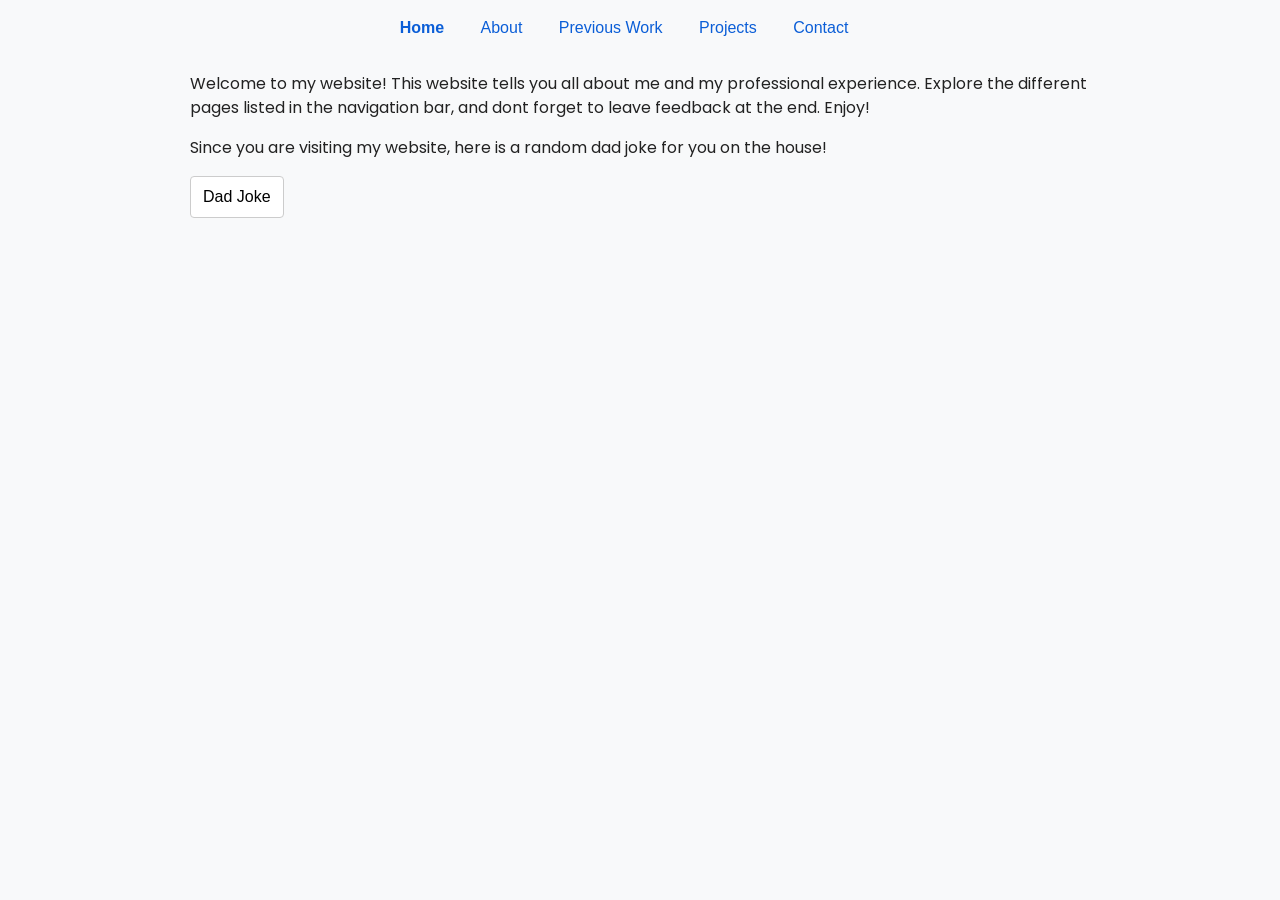
<file: index.html>
<!doctype html>
<html lang="en">
  <html>
    <head>
      <meta charset="UTF-8" />
      <meta name="author" content="Jack Kelly" />
      <meta
        name="description"
        content="This is the home page for Jack Kelly's website."
      />
      <title>Home</title>
      <link rel="stylesheet" href="styles.css" />
      <link
        href="https://fonts.googleapis.com/css2?family=Poppins:wght@400;700&display=swap"
        rel="stylesheet"
      />
    </head>
    <body>
      <main>
        <div id="nav-placeholder"></div>

        <p>
          Welcome to my website! This website tells you all about me and my
          professional experience. Explore the different pages listed in the
          navigation bar, and dont forget to leave feedback at the end. Enjoy!
        </p>

        <p>
          Since you are visiting my website, here is a random dad joke for you
          on the house!
        </p>

        <button id="newJoke">Dad Joke</button>
        <p id="joke"></p>
        <script src="joke.js"></script>
        <script src="nav-loader.js"></script>
      </main>
    </body>
  </html>
</html>
</file>
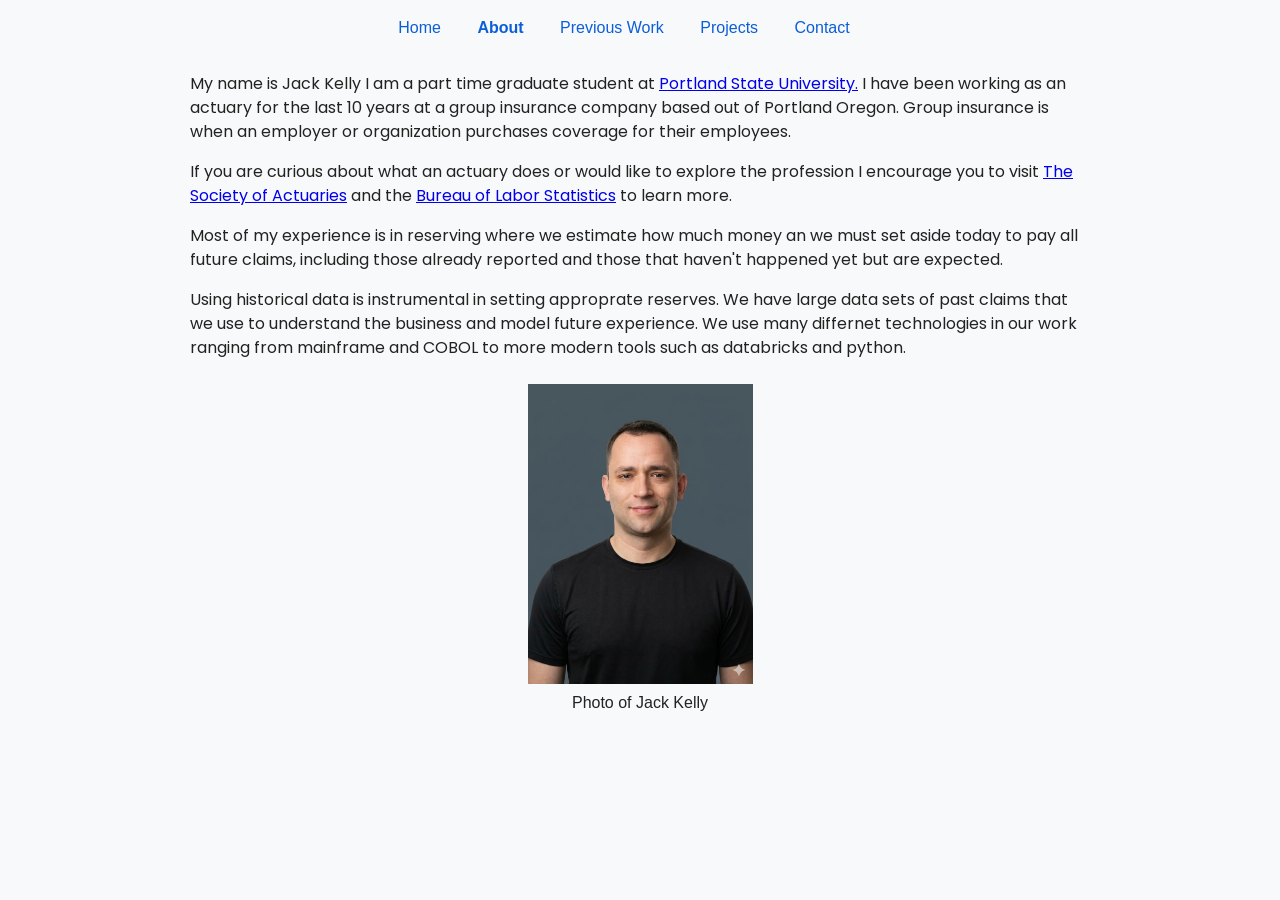
<file: about.html>
<!doctype html>
<html lang="en">
  <head>
    <meta charset="UTF-8" />
    <meta name="author" content="Jack Kelly" />
    <meta
      name="description"
      content="This is the about page for Jack Kelly's website."
    />
    <title>About</title>
    <link rel="stylesheet" href="styles.css" />
    <link
      href="https://fonts.googleapis.com/css2?family=Poppins:wght@400;700&display=swap"
      rel="stylesheet"
    />
  </head>
  <body>
    <main>
      <div id="nav-placeholder"></div>

      <p>
        My name is Jack Kelly I am a part time graduate student at
        <a href="https://www.pdx.edu/" target="_blank" rel="noopener noreferrer"
          >Portland State University.</a
        >
        I have been working as an actuary for the last 10 years at a group
        insurance company based out of Portland Oregon. Group insurance is when
        an employer or organization purchases coverage for their employees.
      </p>
      <p>
        If you are curious about what an actuary does or would like to explore
        the profession I encourage you to visit
        <a
          href="https://www.soa.org/"
          target="_blank"
          rel="noopener noreferrer"
        >
          The Society of Actuaries</a
        >
        and the

        <a
          href="https://www.bls.gov/ooh/Math/Actuaries.htm"
          target="_blank"
          rel="noopener noreferrer"
          >Bureau of Labor Statistics</a
        >
        to learn more.
      </p>

      <p>
        Most of my experience is in reserving where we estimate how much money
        an we must set aside today to pay all future claims, including those
        already reported and those that haven't happened yet but are expected.
      </p>
      <p>
        Using historical data is instrumental in setting approprate reserves. We
        have large data sets of past claims that we use to understand the
        business and model future experience. We use many differnet technologies
        in our work ranging from mainframe and COBOL to more modern tools such
        as databricks and python.
      </p>
      <figure>
        <img
          src="media\photo.png"
          alt="Self Portrait"
          width="225"
          height="300"
        />
        <figcaption>Photo of Jack Kelly</figcaption>
      </figure>
      <script src="nav-loader.js"></script>
    </main>
  </body>
</html>
</file>
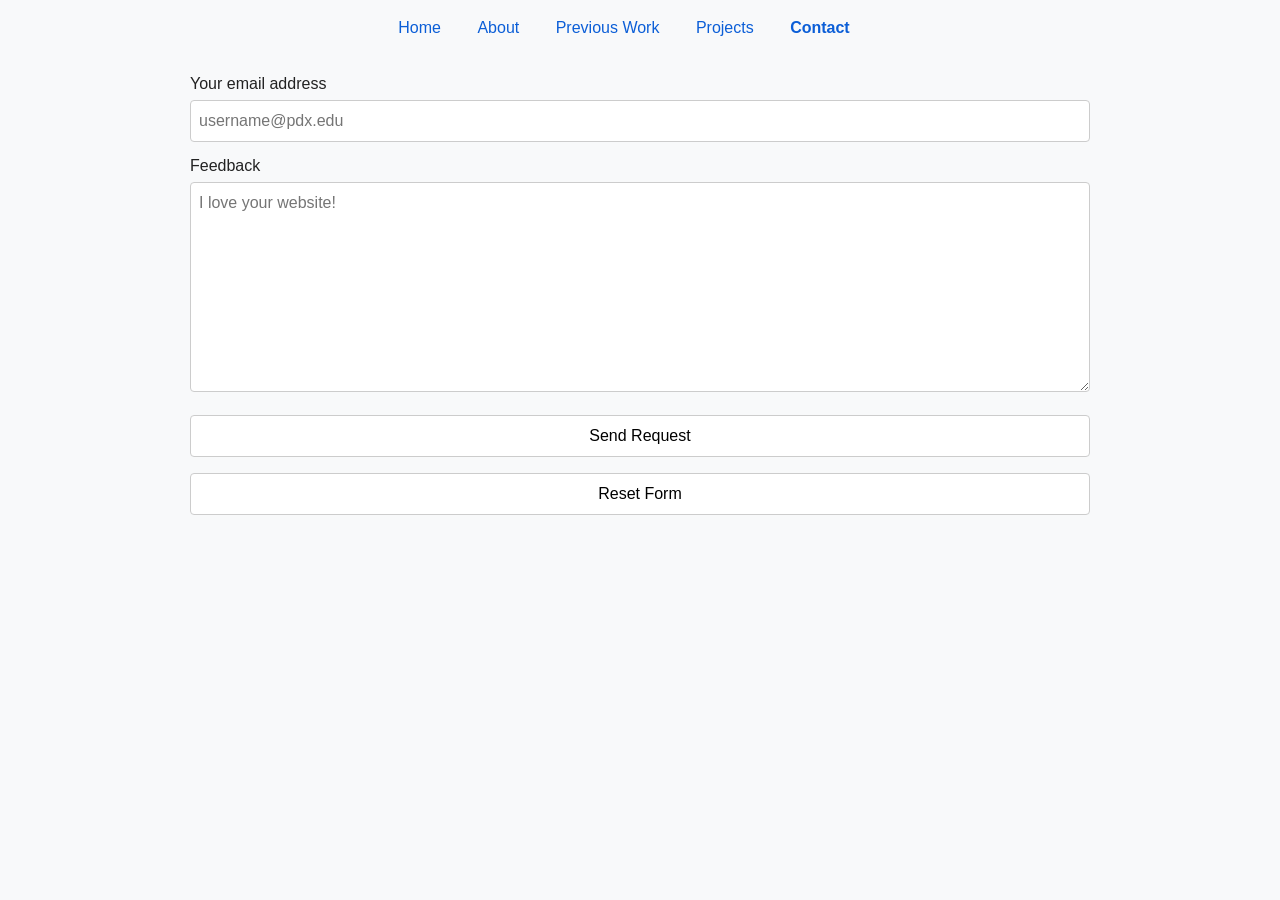
<file: contact.html>
<!doctype html>
<html lang="en">
  <html>
    <head>
      <meta charset="UTF-8" />
      <meta name="author" content="Jack Kelly" />
      <meta
        name="description"
        content="This is the contact page for Jack Kelly's website."
      />
      <title>Contact Form</title>
      <link rel="stylesheet" href="styles.css" />
      <link
        href="https://fonts.googleapis.com/css2?family=Poppins:wght@400;700&display=swap"
        rel="stylesheet"
      />
    </head>
    <body>
      <main>
        <div id="nav-placeholder"></div>

        <form id="contactForm">
          <div class="emailBox">
            <label for="emailAddress">Your email address</label><br />
            <input
              id="emailAddress"
              type="email"
              size="64"
              maxlength="64"
              required
              placeholder="username@pdx.edu"
              pattern=".+@pdx\.edu"
              title="Please provide a valid PDX email address"
            />
          </div>

          <div class="messageBox">
            <label for="message">Feedback</label><br />
            <textarea
              id="message"
              cols="80"
              rows="8"
              required
              placeholder="I love your website!"
            ></textarea>
          </div>

          <input type="submit" value="Send Request" />
          <input type="reset" value="Reset Form" />
        </form>

        <script src="form.js"></script>
        <script src="nav-loader.js"></script>
      </main>
    </body>
  </html>
</html>
</file>
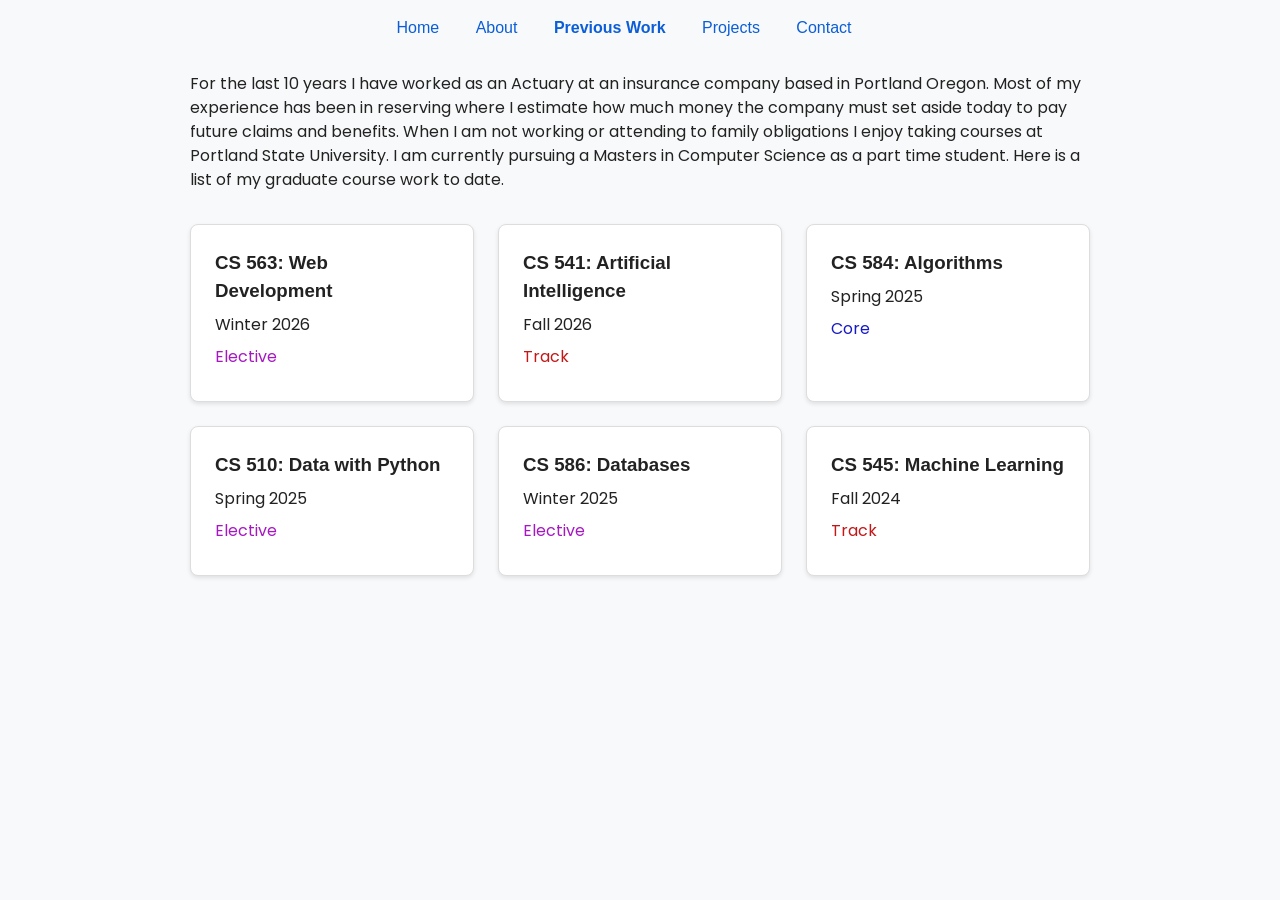
<file: previous-work.html>
<!doctype html>
<html lang="en">
  <head>
    <meta charset="UTF-8" />
    <meta name="author" content="Jack Kelly" />
    <meta
      name="description"
      content="This is the previous work page for Jack Kelly's website."
    />
    <title>Previous Work</title>
    <link rel="stylesheet" href="styles.css" />
    <link
      href="https://fonts.googleapis.com/css2?family=Poppins:wght@400;700&display=swap"
      rel="stylesheet"
    />
  </head>
  <body>
    <main>
      <div id="nav-placeholder"></div>

      <p>
        For the last 10 years I have worked as an Actuary at an insurance
        company based in Portland Oregon. Most of my experience has been in
        reserving where I estimate how much money the company must set aside
        today to pay future claims and benefits. When I am not working or
        attending to family obligations I enjoy taking courses at Portland State
        University. I am currently pursuing a Masters in Computer Science as a
        part time student. Here is a list of my graduate course work to date.
      </p>

      <div class="course-grid">
        <div class="course-card">
          <h3>CS 563: Web Development</h3>
          <p>Winter 2026</p>
          <p class="elective">Elective</p>
        </div>
        <div class="course-card">
          <h3>CS 541: Artificial Intelligence</h3>
          <p>Fall 2026</p>
          <p class="track">Track</p>
        </div>
        <div class="course-card">
          <h3>CS 584: Algorithms</h3>
          <p>Spring 2025</p>
          <p class="core">Core</p>
        </div>
        <div class="course-card">
          <h3>CS 510: Data with Python</h3>
          <p>Spring 2025</p>
          <p class="elective">Elective</p>
        </div>
        <div class="course-card">
          <h3>CS 586: Databases</h3>
          <p>Winter 2025</p>
          <p class="elective">Elective</p>
        </div>
        <div class="course-card">
          <h3>CS 545: Machine Learning</h3>
          <p>Fall 2024</p>
          <p class="track">Track</p>
        </div>
      </div>
      <script src="nav-loader.js"></script>
    </main>
  </body>
</html>
</file>
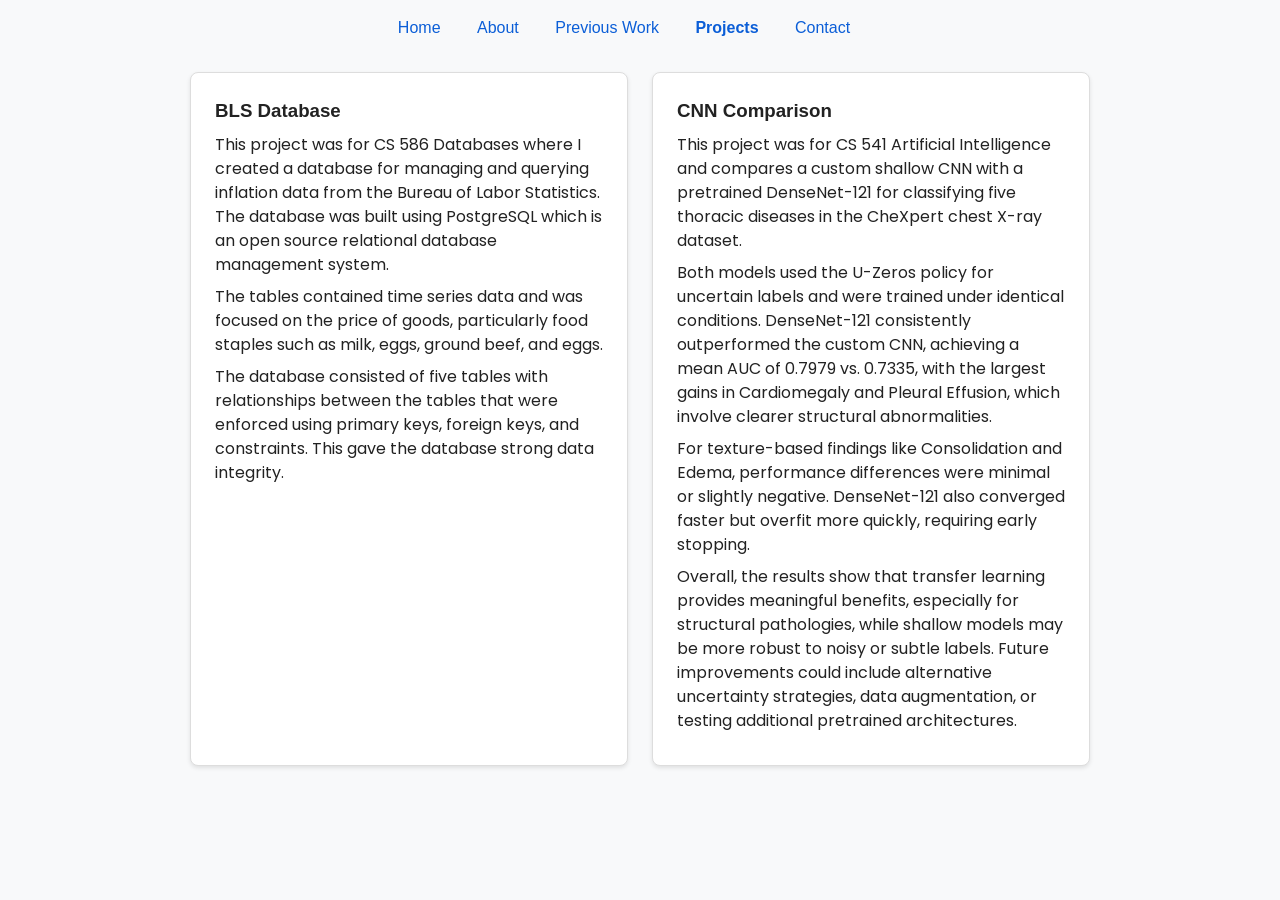
<file: projects.html>
<!doctype html>
<html lang="en">
  <head>
    <meta charset="UTF-8" />
    <meta name="author" content="Jack Kelly" />
    <meta
      name="description"
      content="This is the project page for Jack Kelly's website."
    />
    <title>Project Page</title>
    <link rel="stylesheet" href="styles.css" />
    <link
      href="https://fonts.googleapis.com/css2?family=Poppins:wght@400;700&display=swap"
      rel="stylesheet"
    />
  </head>
  <body>
    <main>
      <div id="nav-placeholder"></div>
      <div class="course-grid">
        <div class="course-card">
          <h3>BLS Database</h3>
          <p>
            This project was for CS 586 Databases where I created a database for
            managing and querying inflation data from the Bureau of Labor
            Statistics. The database was built using PostgreSQL which is an open
            source relational database management system.
          </p>
          <p>
            The tables contained time series data and was focused on the price
            of goods, particularly food staples such as milk, eggs, ground beef,
            and eggs.
          </p>
          <p>
            The database consisted of five tables with relationships between the
            tables that were enforced using primary keys, foreign keys, and
            constraints. This gave the database strong data integrity.
          </p>
        </div>
        <div class="course-card">
          <h3>CNN Comparison</h3>
          <p>
            This project was for CS 541 Artificial Intelligence and compares a
            custom shallow CNN with a pretrained DenseNet-121 for classifying
            five thoracic diseases in the CheXpert chest X-ray dataset.
          </p>
          <p>
            Both models used the U-Zeros policy for uncertain labels and were
            trained under identical conditions. DenseNet-121 consistently
            outperformed the custom CNN, achieving a mean AUC of 0.7979 vs.
            0.7335, with the largest gains in Cardiomegaly and Pleural Effusion,
            which involve clearer structural abnormalities.
          </p>

          <p>
            For texture-based findings like Consolidation and Edema, performance
            differences were minimal or slightly negative. DenseNet-121 also
            converged faster but overfit more quickly, requiring early stopping.
          </p>
          <p>
            Overall, the results show that transfer learning provides meaningful
            benefits, especially for structural pathologies, while shallow
            models may be more robust to noisy or subtle labels. Future
            improvements could include alternative uncertainty strategies, data
            augmentation, or testing additional pretrained architectures.
          </p>
        </div>
      </div>

      <script src="nav-loader.js"></script>
    </main>
  </body>
</html>
</file>
<file: styles.css>
/* Apply border-box sizing to all elements */
* {
  box-sizing: border-box;
}

/* Body and main container styles used in bootstrap */
body {
  margin: 0;
  padding: 1rem;
  font-family: Arial, Helvetica, sans-serif;
  line-height: 1.5;
  color: #222;
  background-color: #f8f9fa;
}

/* Center main content */
main {
  max-width: 900px;
  margin: 0 auto;
}

/* Add space below navigation */
#nav-placeholder {
  margin-bottom: 2rem;
}

/* Center navigation */
nav {
  text-align: center;
}

/* Style nav bar */
nav a {
  margin-right: 2rem;
  color: #0b5ed7;
  text-decoration: none; /* remove underline*/
}

/* Underline nav bar when user hovers */
nav a:hover {
  text-decoration: underline;
}

/* Bold the current page */
nav a.active-page {
  font-weight: 700;
}

/* Remove top margin from headings */
/* h1,
h2,
h3,
h4 {
  margin-top: 0;
} */

/* Apply Poppins font to paragraphs */
p {
  font-family: "Poppins", sans-serif;
}

/* Button font inherits same font as the rest of the page */
button,
input,
textarea {
  font: inherit;
}

/* Button and submit input styles */
button,
input[type="submit"],
input[type="reset"] {
  padding: 0.5rem 0.75rem;
  border: 1px solid #ccc;
  border-radius: 0.25rem;
  background: #fff;
  cursor: pointer;
}

/* Button hover effect */
button:hover,
input[type="submit"]:hover,
input[type="reset"]:hover {
  background: #f0f0f0;
}

/* Input and text area styles */
input,
textarea {
  width: 100%;
  max-width: 100%;
  margin-top: 0.25rem;
  margin-bottom: 0.75rem;
  padding: 0.5rem;
  border: 1px solid #ccc;
  border-radius: 0.25rem;
}

/* Responsive images */
/* img {
  max-width: 100%;
  height: auto;
  display: block;
} */

/* Center photo on About*/
figure {
  margin: 1.5rem auto;
  text-align: center;
  max-width: fit-content;
}

/* Apply slide-in animation to everything. Elements will come from all different directions. */
h1,
h3 {
  animation-duration: 3s;
  animation-name: slide-in-right;
}

p,
form,
button {
  animation-duration: 3s;
  animation-name: slide-in-left;
}

figure,
nav {
  animation-duration: 3s;
  animation-name: slide-in-top;
}

.course-card {
  animation-duration: 3s;
  animation-name: slide-in-bottom;
}

/* Slide-in animation from right */
@keyframes slide-in-right {
  from {
    translate: 150vw 0;
    scale: 200% 1;
  }

  to {
    translate: 0 0;
    scale: 100% 1;
  }
}

/* Slide-in animation from left */
@keyframes slide-in-left {
  from {
    translate: -150vw 0;
    scale: 200% 1;
  }

  to {
    translate: 0 0;
    scale: 100% 1;
  }
}

/* Slide-in animation from top */
@keyframes slide-in-top {
  from {
    translate: 0 -100vh;
    opacity: 0;
  }

  to {
    translate: 0 0;
    opacity: 1;
  }
}

/* Slide-in animation from bottom */
@keyframes slide-in-bottom {
  from {
    translate: 0 100vh;
    opacity: 0;
  }

  to {
    translate: 0 0;
    opacity: 1;
  }
}

/* Core course label - blue */
.core {
  color: #181bc2;
}

/* Elective course label - purple */
.elective {
  color: #a618c2;
}

/* Track course label - red */
.track {
  color: #c21818;
}

/* Responsive grid layout for course cards */
.course-grid {
  display: grid;
  grid-template-columns: repeat(auto-fit, minmax(250px, 1fr));
  gap: 1.5rem;
  margin-top: 2rem;
}

/* Individual course card styling */
.course-card {
  padding: 1.5rem;
  background: #fff;
  border: 1px solid #ddd;
  border-radius: 0.5rem;
  box-shadow: 0 2px 4px rgba(0, 0, 0, 0.1);
}

/* Card hover effect - lift and enhance shadow */
.course-card:hover {
  box-shadow: 0 4px 8px rgba(0, 0, 0, 0.15);
  transform: translateY(-2px);
  transition: all 0.3s ease;
}

/* Card text spacing */
.course-card h3,
.course-card p {
  margin-top: 0;
  margin-bottom: 0.5rem;
}
</file>
